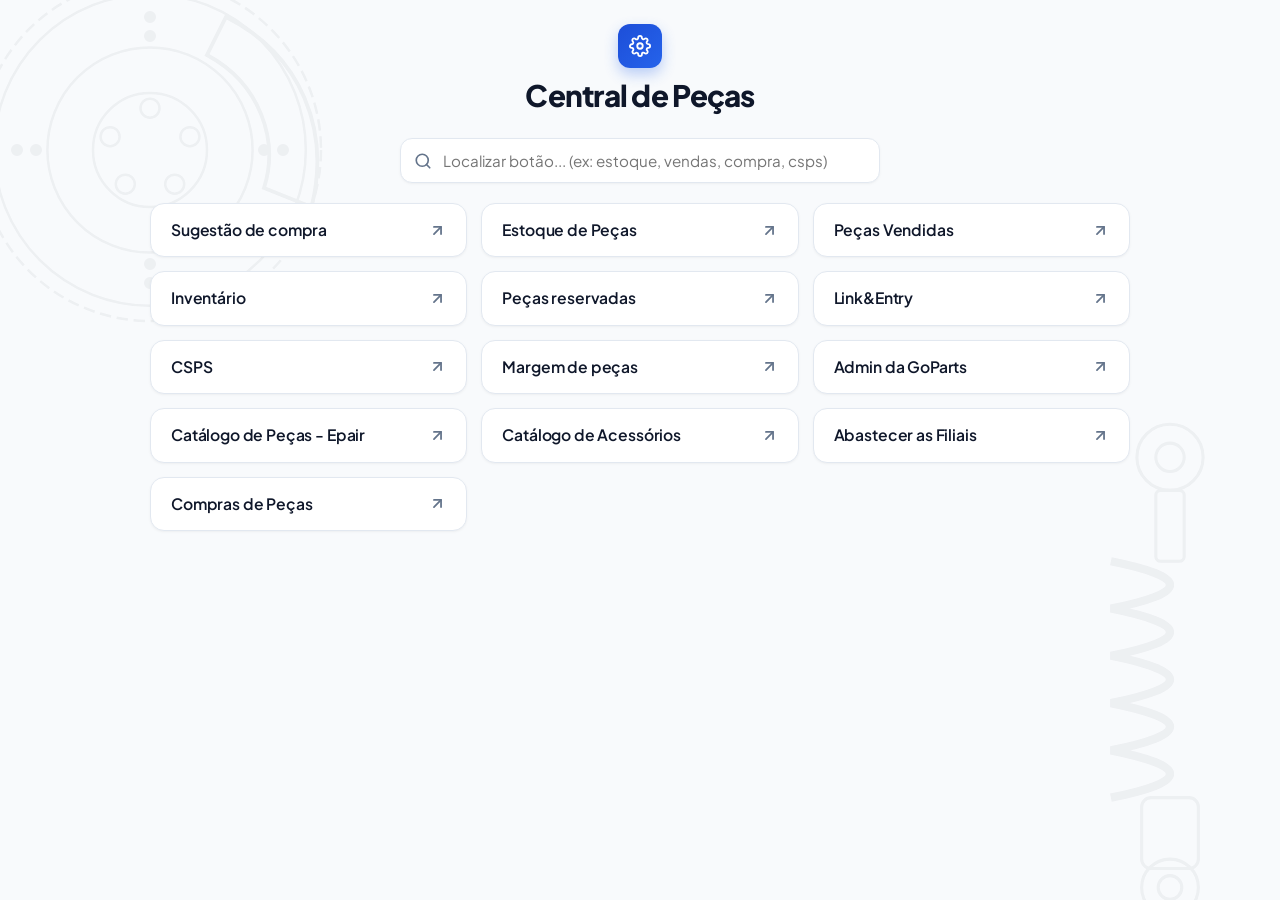
<file: index.html>
<!DOCTYPE html>
<html lang="pt-BR">
<head>
  <meta charset="UTF-8">
  <meta name="viewport" content="width=device-width, initial-scale=1.0">
  <title>Central de Peças</title>
  <!-- Favicon Técnico Automotivo Embutido -->
  <link rel="icon" type="image/svg+xml" href="data:image/svg+xml,%3Csvg xmlns='http://www.w3.org/2000/svg' viewBox='0 0 24 24' fill='%232563eb'%3E%3Ccircle cx='12' cy='12' r='3' fill='white'/%3E%3Cpath d='M19.4 15a1.65 1.65 0 0 0 .33 1.82l.06.06a2 2 0 0 1 0 2.83 2 2 0 0 1-2.83 0l-.06-.06a1.65 1.65 0 0 0-1.82-.33 1.65 1.65 0 0 0-1 1.51V21a2 2 0 0 1-2 2 2 2 0 0 1-2-2v-.09A1.65 1.65 0 0 0 9 19.4a1.65 1.65 0 0 0-1.82.33l-.06.06a2 2 0 0 1-2.83 0 2 2 0 0 1 0-2.83l.06-.06a1.65 1.65 0 0 0 .33-1.82 1.65 1.65 0 0 0-1.51-1H3a2 2 0 0 1-2-2 2 2 0 0 1 2-2h.09A1.65 1.65 0 0 0 4.6 9a1.65 1.65 0 0 0-.33-1.82l-.06-.06a2 2 0 0 1 0-2.83 2 2 0 0 1 2.83 0l.06.06a1.65 1.65 0 0 0 1.82.33H9a1.65 1.65 0 0 0 1-1.51V3a2 2 0 0 1 2-2 2 2 0 0 1 2 2v.09a1.65 1.65 0 0 0 1 1.51 1.65 1.65 0 0 0 1.82-.33l.06-.06a2 2 0 0 1 2.83 0 2 2 0 0 1 0 2.83l-.06.06a1.65 1.65 0 0 0-.33 1.82V9a1.65 1.65 0 0 0 1.51 1H21a2 2 0 0 1 2 2 2 2 0 0 1-2 2h-.09a1.65 1.65 0 0 0-1.51 1z'/%3E%3C/svg%3E">
  <link rel="preconnect" href="https://fonts.googleapis.com">
  <link rel="preconnect" href="https://fonts.gstatic.com" crossorigin>
  <link href="https://fonts.googleapis.com/css2?family=Plus+Jakarta+Sans:wght@500;600;700;800&display=swap" rel="stylesheet">
  <link rel="stylesheet" href="style.css">
</head>
<body>

  <!-- Desenhos Técnicos de Peças em Marca d'Água Suave no Fundo -->
  <!-- Peça 1: Disco de Freio Ventilado com Pinça -->
  <svg class="bg-piece piece-rotor" viewBox="0 0 200 200" fill="none" stroke="currentColor">
    <circle cx="100" cy="100" r="90" stroke-dasharray="6 3"/>
    <circle cx="100" cy="100" r="82"/>
    <circle cx="100" cy="100" r="54"/>
    <circle cx="100" cy="100" r="30"/>
    <circle cx="100" cy="30" r="2.5" fill="currentColor"/>
    <circle cx="100" cy="40" r="2.5" fill="currentColor"/>
    <circle cx="100" cy="160" r="2.5" fill="currentColor"/>
    <circle cx="100" cy="170" r="2.5" fill="currentColor"/>
    <circle cx="30" cy="100" r="2.5" fill="currentColor"/>
    <circle cx="40" cy="100" r="2.5" fill="currentColor"/>
    <circle cx="160" cy="100" r="2.5" fill="currentColor"/>
    <circle cx="170" cy="100" r="2.5" fill="currentColor"/>
    <circle cx="100" cy="78" r="5"/>
    <circle cx="121" cy="93" r="5"/>
    <circle cx="113" cy="118" r="5"/>
    <circle cx="87" cy="118" r="5"/>
    <circle cx="79" cy="93" r="5"/>
    <path d="M140 30 C180 50, 195 90, 185 130 L160 120 C168 95, 158 65, 130 50 Z" stroke-width="2"/>
  </svg>

  <!-- Peça 2: Amortecedor com Mola Helicoidal -->
  <svg class="bg-piece piece-coilover" viewBox="0 0 100 220" fill="none" stroke="currentColor">
    <circle cx="50" cy="20" r="14"/>
    <circle cx="50" cy="20" r="6"/>
    <rect x="44" y="34" width="12" height="30" rx="2"/>
    <path d="M25 64 Q75 74 25 84 Q75 94 25 104 Q75 114 25 124 Q75 134 25 144 Q75 154 25 164" stroke-width="3.5"/>
    <rect x="38" y="164" width="24" height="30" rx="4"/>
    <circle cx="50" cy="202" r="12"/>
    <circle cx="50" cy="202" r="5"/>
  </svg>

  <main class="container">
    
    <!-- Cabeçalho Limpo, Moderno e Direto -->
    <header class="header">
      <div class="header-icon">
        <svg viewBox="0 0 24 24" fill="none" stroke="currentColor" stroke-width="2" stroke-linecap="round" stroke-linejoin="round">
          <circle cx="12" cy="12" r="3"/>
          <path d="M19.4 15a1.65 1.65 0 0 0 .33 1.82l.06.06a2 2 0 0 1 0 2.83 2 2 0 0 1-2.83 0l-.06-.06a1.65 1.65 0 0 0-1.82-.33 1.65 1.65 0 0 0-1 1.51V21a2 2 0 0 1-2 2 2 2 0 0 1-2-2v-.09A1.65 1.65 0 0 0 9 19.4a1.65 1.65 0 0 0-1.82.33l-.06.06a2 2 0 0 1-2.83 0 2 2 0 0 1 0-2.83l.06-.06a1.65 1.65 0 0 0 .33-1.82 1.65 1.65 0 0 0-1.51-1H3a2 2 0 0 1-2-2 2 2 0 0 1 2-2h.09A1.65 1.65 0 0 0 4.6 9a1.65 1.65 0 0 0-.33-1.82l-.06-.06a2 2 0 0 1 0-2.83 2 2 0 0 1 2.83 0l.06.06a1.65 1.65 0 0 0 1.82.33H9a1.65 1.65 0 0 0 1-1.51V3a2 2 0 0 1 2-2 2 2 0 0 1 2 2v.09a1.65 1.65 0 0 0 1 1.51 1.65 1.65 0 0 0 1.82-.33l.06-.06a2 2 0 0 1 2.83 0 2 2 0 0 1 0 2.83l-.06.06a1.65 1.65 0 0 0-.33 1.82V9a1.65 1.65 0 0 0 1.51 1H21a2 2 0 0 1 2 2 2 2 0 0 1-2 2h-.09a1.65 1.65 0 0 0-1.51 1z"/>
        </svg>
      </div>
      <h1>Central de Peças</h1>
    </header>

    <!-- Campo de Localizar Rápido -->
    <div class="search-container">
      <div class="search-box">
        <svg class="search-icon" viewBox="0 0 24 24" fill="none" stroke="currentColor" stroke-width="2.2" stroke-linecap="round" stroke-linejoin="round">
          <circle cx="11" cy="11" r="8"/>
          <line x1="21" y1="21" x2="16.65" y2="16.65"/>
        </svg>
        <input type="text" id="searchInput" placeholder="Localizar botão... (ex: estoque, vendas, compra, csps)" autocomplete="off">
        <button id="clearSearchBtn" class="clear-btn" title="Limpar busca" aria-label="Limpar busca">&times;</button>
      </div>
    </div>

    <!-- Grade de Botões (Apenas Nome + Seta, sem ícones) -->
    <section class="buttons-grid" id="buttonsGrid">
      <!-- Inserido dinamicamente pelo app.js -->
    </section>

    <!-- Mensagem quando não encontrar nenhum botão -->
    <div id="noResults" class="no-results" style="display: none;">
      Nenhum botão encontrado.
    </div>

  </main>

  <script src="app.js"></script>
</body>
</html>
</file>
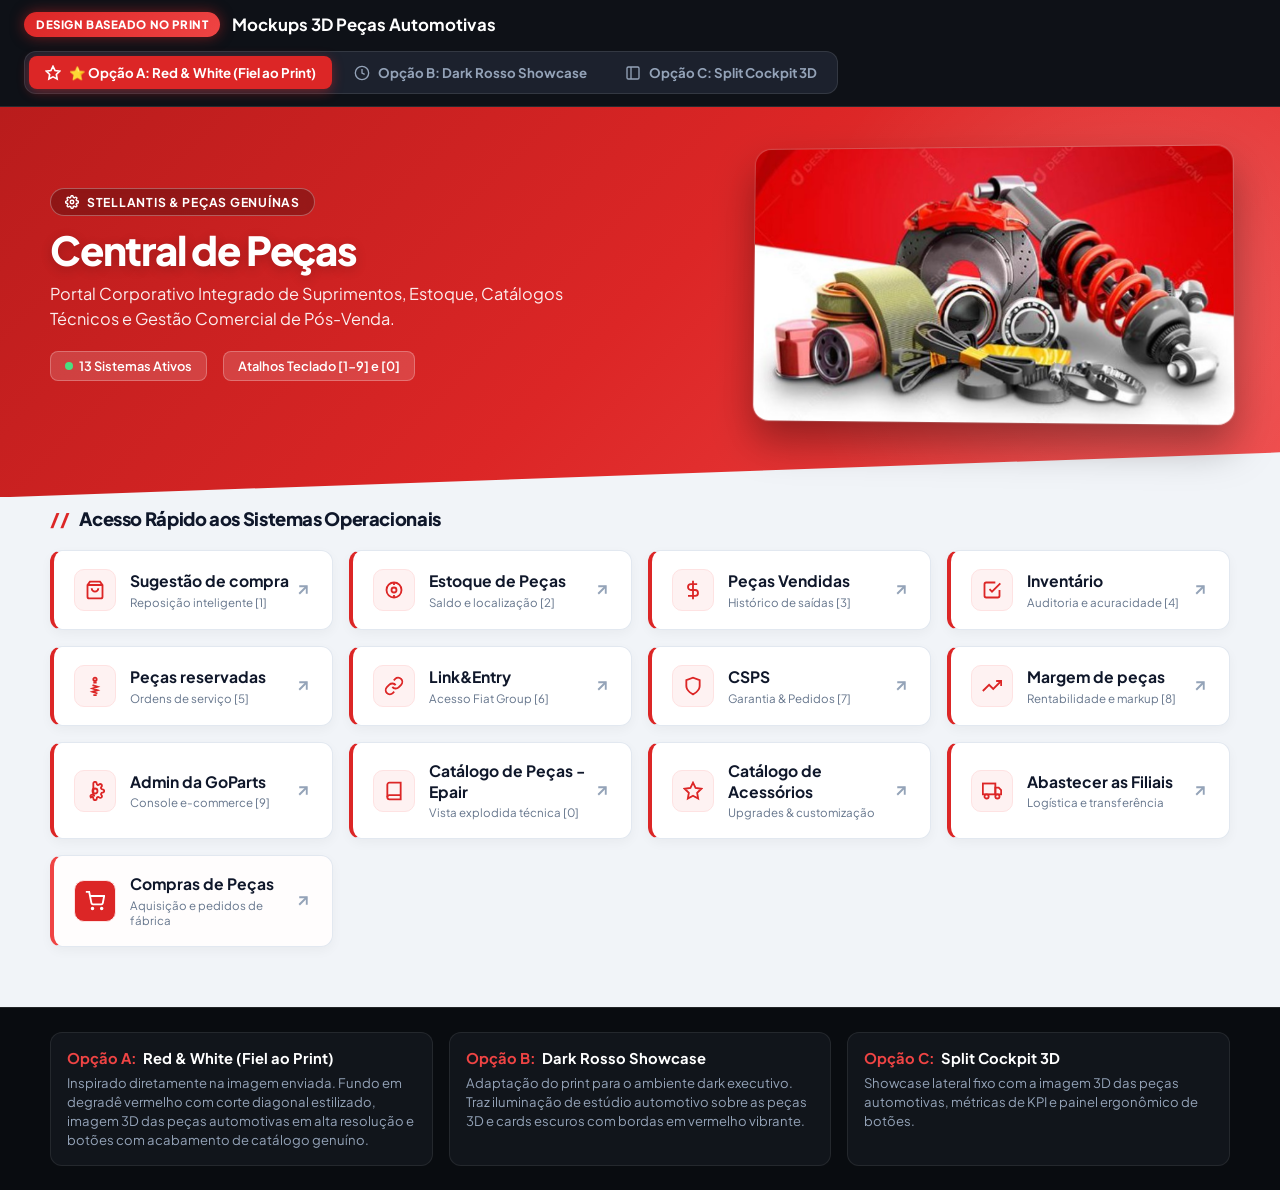
<file: preview_mockups.html>
<!DOCTYPE html>
<html lang="pt-BR">
<head>
  <meta charset="UTF-8">
  <meta name="viewport" content="width=device-width, initial-scale=1.0">
  <title>Mockups Estilo Peças 3D - Central de Peças</title>
  <link rel="preconnect" href="https://fonts.googleapis.com">
  <link rel="preconnect" href="https://fonts.gstatic.com" crossorigin>
  <link href="https://fonts.googleapis.com/css2?family=Plus+Jakarta+Sans:wght@400;500;600;700;800;900&family=Space+Grotesk:wght@600;700&family=JetBrains+Mono:wght@500;600&display=swap" rel="stylesheet">
  <style>
    /* Reset & Base */
    *, *::before, *::after {
      box-sizing: border-box;
      margin: 0;
      padding: 0;
    }

    body {
      font-family: 'Plus Jakarta Sans', -apple-system, BlinkMacSystemFont, sans-serif;
      background: #0f1218;
      color: #1e293b;
      min-height: 100vh;
      display: flex;
      flex-direction: column;
      overflow-x: hidden;
    }

    /* Barra Superior Fixa de Alternância dos Mockups */
    .mockup-controller {
      position: sticky;
      top: 0;
      z-index: 1000;
      background: rgba(15, 18, 24, 0.95);
      backdrop-filter: blur(16px);
      border-bottom: 1px solid rgba(255, 255, 255, 0.1);
      padding: 12px 24px;
      display: flex;
      flex-wrap: wrap;
      align-items: center;
      justify-content: space-between;
      gap: 14px;
    }

    .controller-title {
      display: flex;
      align-items: center;
      gap: 12px;
    }

    .badge-style-tag {
      background: linear-gradient(135deg, #dc2626, #ef4444);
      color: #ffffff;
      font-size: 0.72rem;
      font-weight: 800;
      letter-spacing: 0.05em;
      text-transform: uppercase;
      padding: 5px 12px;
      border-radius: 20px;
      box-shadow: 0 0 14px rgba(220, 38, 38, 0.5);
    }

    .controller-title h2 {
      font-size: 1.05rem;
      font-weight: 700;
      color: #ffffff;
    }

    .tab-pills {
      display: flex;
      background: rgba(30, 36, 48, 0.9);
      padding: 4px;
      border-radius: 12px;
      border: 1px solid rgba(255, 255, 255, 0.1);
      gap: 6px;
      flex-wrap: wrap;
    }

    .tab-btn {
      background: transparent;
      border: none;
      color: #94a3b8;
      padding: 8px 16px;
      font-size: 0.83rem;
      font-weight: 700;
      border-radius: 8px;
      cursor: pointer;
      transition: all 0.2s ease;
      display: flex;
      align-items: center;
      gap: 8px;
      font-family: inherit;
    }

    .tab-btn:hover {
      color: #ffffff;
      background: rgba(255, 255, 255, 0.06);
    }

    .tab-btn.active {
      background: #dc2626;
      color: #ffffff;
      box-shadow: 0 3px 12px rgba(220, 38, 38, 0.45);
    }

    .tab-btn.btn-dark-active.active {
      background: #1e293b;
      border: 1px solid #dc2626;
      box-shadow: 0 3px 12px rgba(220, 38, 38, 0.3);
    }

    /* Container de visualização */
    .mockup-viewport {
      flex: 1;
      position: relative;
    }

    .mockup-view {
      display: none;
      opacity: 0;
      transition: opacity 0.3s ease;
      min-height: calc(100vh - 65px);
    }

    .mockup-view.active {
      display: block;
      opacity: 1;
    }

    /* ====================================================================
       OPÇÃO A: MOPAR RED & WHITE SHOWCASE (Inspirado 100% no print)
       ==================================================================== */
    .mA-wrapper {
      background: #f1f4f8;
      color: #0f172a;
      position: relative;
      overflow: hidden;
      padding-bottom: 60px;
    }

    /* Banner Superior com o corte diagonal do print */
    .mA-hero-banner {
      background: linear-gradient(135deg, #b91c1c 0%, #dc2626 50%, #ef4444 100%);
      position: relative;
      padding: 40px 24px 75px;
      color: #ffffff;
      overflow: hidden;
    }

    /* Linhas decorativas do print */
    .mA-hero-banner::before {
      content: "";
      position: absolute;
      top: -50%;
      right: -20%;
      width: 800px;
      height: 800px;
      border-radius: 50%;
      background: radial-gradient(circle, rgba(255, 255, 255, 0.15) 0%, transparent 60%);
      pointer-events: none;
    }

    /* Corte diagonal moderno separando o header do grid */
    .mA-hero-banner::after {
      content: "";
      position: absolute;
      bottom: 0;
      left: 0;
      right: 0;
      height: 45px;
      background: #f1f4f8;
      clip-path: polygon(0 100%, 100% 100%, 100% 0, 0 100%);
    }

    .mA-container {
      max-width: 1180px;
      margin: 0 auto;
      position: relative;
      z-index: 10;
    }

    .mA-hero-content {
      display: flex;
      align-items: center;
      justify-content: space-between;
      gap: 30px;
      flex-wrap: wrap;
    }

    .mA-hero-text {
      max-width: 580px;
    }

    .mA-brand-pill {
      display: inline-flex;
      align-items: center;
      gap: 8px;
      background: rgba(0, 0, 0, 0.25);
      border: 1px solid rgba(255, 255, 255, 0.3);
      padding: 5px 14px;
      border-radius: 100px;
      font-size: 0.76rem;
      font-weight: 700;
      letter-spacing: 0.06em;
      text-transform: uppercase;
      margin-bottom: 12px;
      backdrop-filter: blur(8px);
    }

    .mA-hero-text h1 {
      font-size: 2.5rem;
      font-weight: 900;
      line-height: 1.1;
      letter-spacing: -0.03em;
      text-shadow: 0 3px 12px rgba(0, 0, 0, 0.2);
    }

    .mA-hero-text p {
      font-size: 1.02rem;
      color: rgba(255, 255, 255, 0.92);
      margin-top: 10px;
      line-height: 1.5;
    }

    .mA-hero-badges {
      display: flex;
      gap: 16px;
      margin-top: 20px;
    }

    .mA-badge-item {
      background: rgba(255, 255, 255, 0.15);
      border: 1px solid rgba(255, 255, 255, 0.25);
      padding: 6px 14px;
      border-radius: 8px;
      font-size: 0.8rem;
      font-weight: 600;
      display: flex;
      align-items: center;
      gap: 6px;
    }

    /* Showcase da imagem 3D das peças */
    .mA-hero-image-wrap {
      flex: 1;
      min-width: 320px;
      max-width: 480px;
      display: flex;
      justify-content: center;
      align-items: center;
      position: relative;
    }

    .mA-hero-image-wrap img {
      width: 100%;
      height: auto;
      border-radius: 16px;
      box-shadow: 0 20px 40px rgba(0, 0, 0, 0.35), 0 0 0 1px rgba(255, 255, 255, 0.2);
      transform: perspective(1000px) rotateY(-4deg) rotateX(2deg);
      transition: transform 0.4s ease;
    }

    .mA-hero-image-wrap:hover img {
      transform: perspective(1000px) rotateY(0deg) rotateX(0deg) scale(1.02);
    }

    /* Grid de Botões Estilo Peças Genuínas */
    .mA-grid-section {
      margin-top: 10px;
      padding: 0 24px;
    }

    .mA-section-header {
      display: flex;
      justify-content: space-between;
      align-items: center;
      margin-bottom: 20px;
    }

    .mA-section-header h3 {
      font-size: 1.15rem;
      font-weight: 800;
      color: #0f172a;
      letter-spacing: -0.02em;
      display: flex;
      align-items: center;
      gap: 10px;
    }

    .mA-section-header h3 span {
      color: #dc2626;
    }

    .mA-grid {
      display: grid;
      grid-template-columns: repeat(auto-fill, minmax(270px, 1fr));
      gap: 16px;
    }

    .mA-card {
      background: #ffffff;
      border: 1px solid #e2e8f0;
      border-left: 4px solid #dc2626;
      border-radius: 12px;
      padding: 18px 20px;
      text-decoration: none;
      color: #0f172a;
      display: flex;
      align-items: center;
      justify-content: space-between;
      box-shadow: 0 4px 12px rgba(0, 0, 0, 0.04);
      transition: all 0.25s cubic-bezier(0.16, 1, 0.3, 1);
      position: relative;
      overflow: hidden;
    }

    .mA-card:hover {
      transform: translateY(-4px);
      box-shadow: 0 14px 28px rgba(220, 38, 38, 0.12), 0 2px 6px rgba(0, 0, 0, 0.04);
      border-color: #dc2626;
      background: #fffafa;
    }

    .mA-card-left {
      display: flex;
      align-items: center;
      gap: 14px;
    }

    .mA-icon-circle {
      width: 42px;
      height: 42px;
      border-radius: 10px;
      background: #fef2f2;
      border: 1px solid #fee2e2;
      color: #dc2626;
      display: flex;
      align-items: center;
      justify-content: center;
      flex-shrink: 0;
      transition: all 0.2s ease;
    }

    .mA-card:hover .mA-icon-circle {
      background: #dc2626;
      color: #ffffff;
      box-shadow: 0 0 12px rgba(220, 38, 38, 0.4);
    }

    .mA-card-title {
      font-size: 0.98rem;
      font-weight: 700;
      color: #0f172a;
      line-height: 1.3;
    }

    .mA-card-desc {
      font-size: 0.72rem;
      color: #64748b;
      margin-top: 3px;
    }

    .mA-card-arrow {
      color: #94a3b8;
      width: 18px;
      height: 18px;
      transition: all 0.2s ease;
      flex-shrink: 0;
    }

    .mA-card:hover .mA-card-arrow {
      color: #dc2626;
      transform: translateX(3px) translateY(-3px);
    }

    /* ====================================================================
       OPÇÃO B: DARK ROSSO CARBON SHOWCASE (Estilo Escuro de Alto Luxo)
       ==================================================================== */
    .mB-wrapper {
      background: #090c10;
      color: #f1f5f9;
      position: relative;
      overflow: hidden;
      padding: 40px 24px 60px;
    }

    .mB-wrapper::before {
      content: "";
      position: absolute;
      top: 0;
      left: 0;
      right: 0;
      height: 380px;
      background: radial-gradient(circle at 50% 0%, rgba(220, 38, 38, 0.25) 0%, transparent 70%);
      pointer-events: none;
    }

    .mB-container {
      max-width: 1180px;
      margin: 0 auto;
      position: relative;
      z-index: 10;
    }

    .mB-hero-card {
      background: linear-gradient(135deg, rgba(26, 32, 44, 0.95), rgba(15, 19, 26, 0.95));
      border: 1px solid rgba(220, 38, 38, 0.35);
      border-radius: 20px;
      padding: 36px 40px;
      display: flex;
      align-items: center;
      justify-content: space-between;
      gap: 30px;
      box-shadow: 0 20px 50px rgba(0, 0, 0, 0.5), 0 0 30px rgba(220, 38, 38, 0.15);
      margin-bottom: 36px;
      flex-wrap: wrap;
    }

    .mB-hero-info h1 {
      font-size: 2.4rem;
      font-weight: 900;
      color: #ffffff;
      letter-spacing: -0.02em;
    }

    .mB-hero-info p {
      color: #94a3b8;
      font-size: 0.95rem;
      margin-top: 8px;
      max-width: 520px;
    }

    .mB-image-box {
      width: 360px;
      max-width: 100%;
      border-radius: 14px;
      overflow: hidden;
      border: 1px solid rgba(255, 255, 255, 0.15);
      box-shadow: 0 10px 30px rgba(0, 0, 0, 0.6);
    }

    .mB-image-box img {
      width: 100%;
      display: block;
    }

    .mB-grid {
      display: grid;
      grid-template-columns: repeat(auto-fill, minmax(270px, 1fr));
      gap: 16px;
    }

    .mB-card {
      background: #141922;
      border: 1px solid rgba(255, 255, 255, 0.08);
      border-radius: 12px;
      padding: 18px 20px;
      text-decoration: none;
      color: #ffffff;
      display: flex;
      align-items: center;
      justify-content: space-between;
      transition: all 0.25s ease;
      box-shadow: 0 4px 15px rgba(0, 0, 0, 0.3);
    }

    .mB-card:hover {
      background: #1c2330;
      border-color: #dc2626;
      transform: translateY(-3px);
      box-shadow: 0 10px 25px rgba(220, 38, 38, 0.2);
    }

    .mB-card-title {
      font-size: 0.96rem;
      font-weight: 700;
      color: #ffffff;
    }

    .mB-card-sub {
      font-size: 0.72rem;
      color: #94a3b8;
      margin-top: 2px;
    }

    .mB-badge-shortcut {
      font-family: 'JetBrains Mono', monospace;
      font-size: 0.7rem;
      background: rgba(220, 38, 38, 0.15);
      border: 1px solid rgba(220, 38, 38, 0.3);
      color: #f87171;
      padding: 3px 8px;
      border-radius: 6px;
      font-weight: 700;
    }

    /* ====================================================================
       OPÇÃO C: SPLIT COCKPIT 3D (Showcase com Destaque Lateral Fixo)
       ==================================================================== */
    .mC-wrapper {
      background: #0d1117;
      color: #f0f6fc;
      padding: 40px 24px;
    }

    .mC-container {
      max-width: 1220px;
      margin: 0 auto;
      display: grid;
      grid-template-columns: 360px 1fr;
      gap: 30px;
    }

    @media (max-width: 900px) {
      .mC-container {
        grid-template-columns: 1fr;
      }
    }

    .mC-sidebar {
      background: #161b22;
      border: 1px solid #30363d;
      border-radius: 20px;
      padding: 28px;
      display: flex;
      flex-direction: column;
      gap: 24px;
      position: sticky;
      top: 90px;
      height: fit-content;
    }

    .mC-sidebar-img {
      width: 100%;
      border-radius: 12px;
      border: 1px solid #30363d;
      box-shadow: 0 8px 24px rgba(0, 0, 0, 0.4);
    }

    .mC-sidebar-info h2 {
      font-size: 1.6rem;
      font-weight: 800;
      color: #ffffff;
    }

    .mC-sidebar-info p {
      font-size: 0.85rem;
      color: #8b949e;
      margin-top: 6px;
      line-height: 1.5;
    }

    .mC-kpi-row {
      display: grid;
      grid-template-columns: 1fr 1fr;
      gap: 12px;
    }

    .mC-kpi-item {
      background: #0d1117;
      border: 1px solid #30363d;
      border-radius: 10px;
      padding: 12px;
      text-align: center;
    }

    .mC-kpi-num {
      font-size: 1.3rem;
      font-weight: 800;
      color: #ef4444;
    }

    .mC-kpi-label {
      font-size: 0.7rem;
      color: #8b949e;
      text-transform: uppercase;
    }

    .mC-grid {
      display: grid;
      grid-template-columns: repeat(auto-fill, minmax(260px, 1fr));
      gap: 14px;
    }

    .mC-card {
      background: #161b22;
      border: 1px solid #30363d;
      border-radius: 12px;
      padding: 18px;
      text-decoration: none;
      color: #f0f6fc;
      display: flex;
      align-items: center;
      justify-content: space-between;
      transition: all 0.2s ease;
    }

    .mC-card:hover {
      background: #1c2128;
      border-color: #ef4444;
      transform: translateX(4px);
    }

    .mC-card-name {
      font-size: 0.96rem;
      font-weight: 700;
    }

    .mC-card-tag {
      font-size: 0.7rem;
      color: #8b949e;
    }

    /* Rodapé explicativo */
    .comparison-drawer {
      background: #090c10;
      border-top: 1px solid rgba(255, 255, 255, 0.1);
      padding: 24px;
      color: #94a3b8;
    }

    .drawer-content {
      max-width: 1180px;
      margin: 0 auto;
      display: grid;
      grid-template-columns: repeat(auto-fit, minmax(260px, 1fr));
      gap: 16px;
    }

    .drawer-box {
      background: rgba(22, 27, 34, 0.7);
      border: 1px solid rgba(255, 255, 255, 0.08);
      border-radius: 12px;
      padding: 16px;
    }

    .drawer-box h4 {
      color: #ffffff;
      font-size: 0.92rem;
      margin-bottom: 6px;
      display: flex;
      align-items: center;
      gap: 6px;
    }

    .drawer-box p {
      font-size: 0.82rem;
      line-height: 1.45;
    }

    .highlight-red {
      color: #ef4444;
      font-weight: 700;
    }
  </style>
</head>
<body>

  <!-- Barra de Seleção de Mockups -->
  <header class="mockup-controller">
    <div class="controller-title">
      <span class="badge-style-tag">Design Baseado no Print</span>
      <h2>Mockups 3D Peças Automotivas</h2>
    </div>

    <div class="tab-pills">
      <button class="tab-btn active" onclick="switchMockup('A')">
        <svg width="16" height="16" viewBox="0 0 24 24" fill="none" stroke="currentColor" stroke-width="2.5"><polygon points="12 2 15.09 8.26 22 9.27 17 14.14 18.18 21.02 12 17.77 5.82 21.02 7 14.14 2 9.27 8.91 8.26 12 2"/></svg>
        ⭐ Opção A: Red & White (Fiel ao Print)
      </button>
      <button class="tab-btn" onclick="switchMockup('B')">
        <svg width="16" height="16" viewBox="0 0 24 24" fill="none" stroke="currentColor" stroke-width="2"><circle cx="12" cy="12" r="10"/><path d="M12 6v6l4 2"/></svg>
        Opção B: Dark Rosso Showcase
      </button>
      <button class="tab-btn" onclick="switchMockup('C')">
        <svg width="16" height="16" viewBox="0 0 24 24" fill="none" stroke="currentColor" stroke-width="2"><rect x="3" y="3" width="18" height="18" rx="2"/><line x1="9" y1="3" x2="9" y2="21"/></svg>
        Opção C: Split Cockpit 3D
      </button>
    </div>
  </header>

  <main class="mockup-viewport">

    <!-- ================================================================== -->
    <!-- OPÇÃO A: RED & WHITE SHOWCASE (ESTILO EXATO DO PRINT)              -->
    <!-- ================================================================== -->
    <div id="mockupA" class="mockup-view mA-wrapper active">
      
      <!-- Top Banner com Corte Diagonal e Imagem 3D das Peças -->
      <section class="mA-hero-banner">
        <div class="mA-container">
          <div class="mA-hero-content">
            <div class="mA-hero-text">
              <div class="mA-brand-pill">
                <svg width="14" height="14" viewBox="0 0 24 24" fill="none" stroke="currentColor" stroke-width="2.5"><circle cx="12" cy="12" r="3"/><path d="M19.4 15a1.65 1.65 0 0 0 .33 1.82l.06.06a2 2 0 0 1 0 2.83 2 2 0 0 1-2.83 0l-.06-.06a1.65 1.65 0 0 0-1.82-.33 1.65 1.65 0 0 0-1 1.51V21a2 2 0 0 1-2 2 2 2 0 0 1-2-2v-.09A1.65 1.65 0 0 0 9 19.4a1.65 1.65 0 0 0-1.82.33l-.06.06a2 2 0 0 1-2.83 0 2 2 0 0 1 0-2.83l.06-.06a1.65 1.65 0 0 0 .33-1.82 1.65 1.65 0 0 0-1.51-1H3a2 2 0 0 1-2-2 2 2 0 0 1 2-2h.09A1.65 1.65 0 0 0 4.6 9a1.65 1.65 0 0 0-.33-1.82l-.06-.06a2 2 0 0 1 0-2.83 2 2 0 0 1 2.83 0l.06.06a1.65 1.65 0 0 0 1.82.33H9a1.65 1.65 0 0 0 1-1.51V3a2 2 0 0 1 2-2 2 2 0 0 1 2 2v.09a1.65 1.65 0 0 0 1 1.51 1.65 1.65 0 0 0 1.82-.33l.06-.06a2 2 0 0 1 2.83 0 2 2 0 0 1 0 2.83l-.06.06a1.65 1.65 0 0 0-.33 1.82V9a1.65 1.65 0 0 0 1.51 1H21a2 2 0 0 1 2 2 2 2 0 0 1-2 2h-.09a1.65 1.65 0 0 0-1.51 1z"/></svg>
                Stellantis & Peças Genuínas
              </div>
              <h1>Central de Peças</h1>
              <p>Portal Corporativo Integrado de Suprimentos, Estoque, Catálogos Técnicos e Gestão Comercial de Pós-Venda.</p>
              
              <div class="mA-hero-badges">
                <div class="mA-badge-item">
                  <span style="display:inline-block; width:8px; height:8px; border-radius:50%; background:#4ade80;"></span>
                  13 Sistemas Ativos
                </div>
                <div class="mA-badge-item">
                  Atalhos Teclado [1-9] e [0]
                </div>
              </div>
            </div>

            <!-- Imagem 3D das Peças Automotivas -->
            <div class="mA-hero-image-wrap">
              <img src="banner_pecas.jpg" alt="Composição 3D de Peças Automotivas">
            </div>
          </div>
        </div>
      </section>

      <!-- Grade dos 13 Botões em Cards de Catálogo Genuíno -->
      <section class="mA-grid-section">
        <div class="mA-container">
          <div class="mA-section-header">
            <h3><span>//</span> Acesso Rápido aos Sistemas Operacionais</h3>
          </div>

          <div class="mA-grid">
            
            <!-- 1. Sugestão de Compra -->
            <a href="https://sugestaodecompra-sm.web.app/" target="_blank" class="mA-card">
              <div class="mA-card-left">
                <div class="mA-icon-circle">
                  <svg width="20" height="20" viewBox="0 0 24 24" fill="none" stroke="currentColor" stroke-width="2.2"><path d="M6 2L3 6v14a2 2 0 0 0 2 2h14a2 2 0 0 0 2-2V6l-3-4z"/><line x1="3" y1="6" x2="21" y2="6"/><path d="M16 10a4 4 0 0 1-8 0"/></svg>
                </div>
                <div>
                  <div class="mA-card-title">Sugestão de compra</div>
                  <div class="mA-card-desc">Reposição inteligente [1]</div>
                </div>
              </div>
              <svg class="mA-card-arrow" viewBox="0 0 24 24" fill="none" stroke="currentColor" stroke-width="2.5"><line x1="7" y1="17" x2="17" y2="7"/><polyline points="7 7 17 7 17 17"/></svg>
            </a>

            <!-- 2. Estoque de Peças -->
            <a href="https://albertomateus10.github.io/estoquedepecas/" target="_blank" class="mA-card">
              <div class="mA-card-left">
                <div class="mA-icon-circle">
                  <!-- Ícone de Disco de Freio / Armazenamento -->
                  <svg width="20" height="20" viewBox="0 0 24 24" fill="none" stroke="currentColor" stroke-width="2.2"><circle cx="12" cy="12" r="9"/><circle cx="12" cy="12" r="3"/><line x1="12" y1="3" x2="12" y2="6"/><line x1="12" y1="18" x2="12" y2="21"/></svg>
                </div>
                <div>
                  <div class="mA-card-title">Estoque de Peças</div>
                  <div class="mA-card-desc">Saldo e localização [2]</div>
                </div>
              </div>
              <svg class="mA-card-arrow" viewBox="0 0 24 24" fill="none" stroke="currentColor" stroke-width="2.5"><line x1="7" y1="17" x2="17" y2="7"/><polyline points="7 7 17 7 17 17"/></svg>
            </a>

            <!-- 3. Peças Vendidas -->
            <a href="https://albertomateus10.github.io/pecasvendidas/" target="_blank" class="mA-card">
              <div class="mA-card-left">
                <div class="mA-icon-circle">
                  <svg width="20" height="20" viewBox="0 0 24 24" fill="none" stroke="currentColor" stroke-width="2.2"><line x1="12" y1="1" x2="12" y2="23"/><path d="M17 5H9.5a3.5 3.5 0 0 0 0 7h5a3.5 3.5 0 0 1 0 7H6"/></svg>
                </div>
                <div>
                  <div class="mA-card-title">Peças Vendidas</div>
                  <div class="mA-card-desc">Histórico de saídas [3]</div>
                </div>
              </div>
              <svg class="mA-card-arrow" viewBox="0 0 24 24" fill="none" stroke="currentColor" stroke-width="2.5"><line x1="7" y1="17" x2="17" y2="7"/><polyline points="7 7 17 7 17 17"/></svg>
            </a>

            <!-- 4. Inventário -->
            <a href="https://albertomateus10.github.io/inventario/" target="_blank" class="mA-card">
              <div class="mA-card-left">
                <div class="mA-icon-circle">
                  <svg width="20" height="20" viewBox="0 0 24 24" fill="none" stroke="currentColor" stroke-width="2.2"><path d="M9 11l3 3L22 4"/><path d="M21 12v7a2 2 0 0 1-2 2H5a2 2 0 0 1-2-2V5a2 2 0 0 1 2-2h11"/></svg>
                </div>
                <div>
                  <div class="mA-card-title">Inventário</div>
                  <div class="mA-card-desc">Auditoria e acuracidade [4]</div>
                </div>
              </div>
              <svg class="mA-card-arrow" viewBox="0 0 24 24" fill="none" stroke="currentColor" stroke-width="2.5"><line x1="7" y1="17" x2="17" y2="7"/><polyline points="7 7 17 7 17 17"/></svg>
            </a>

            <!-- 5. Peças reservadas -->
            <a href="https://albertomateus10.github.io/pecasreservadas/" target="_blank" class="mA-card">
              <div class="mA-card-left">
                <div class="mA-icon-circle">
                  <!-- Amortecedor / Suspensão -->
                  <svg width="20" height="20" viewBox="0 0 24 24" fill="none" stroke="currentColor" stroke-width="2.2"><circle cx="12" cy="4" r="2"/><path d="M10 8h4M9 11l6 2-6 2 6 2-6 2 6 2M10 23h4"/></svg>
                </div>
                <div>
                  <div class="mA-card-title">Peças reservadas</div>
                  <div class="mA-card-desc">Ordens de serviço [5]</div>
                </div>
              </div>
              <svg class="mA-card-arrow" viewBox="0 0 24 24" fill="none" stroke="currentColor" stroke-width="2.5"><line x1="7" y1="17" x2="17" y2="7"/><polyline points="7 7 17 7 17 17"/></svg>
            </a>

            <!-- 6. Link&Entry -->
            <a href="https://sts.fiatgroup.com/adfs/ls/?wa=wsignin1.0&wtrealm=https%3a%2f%2fuprssaml.fiat.com&wctx=rm%3d0%26id%3dpassive%26ru%3d%252ffiat%252fDefault.aspx%253ftarget%253dhttps%25253A%25252F%25252Flinkentry.fiat.com%2526debug%253d0&wct=2026-07-31T13%3a23%3a38Z&whr=http%3a%2f%2fsts.fiatgroup.com%2fadfs%2fservices%2ftrust" target="_blank" class="mA-card">
              <div class="mA-card-left">
                <div class="mA-icon-circle">
                  <svg width="20" height="20" viewBox="0 0 24 24" fill="none" stroke="currentColor" stroke-width="2.2"><path d="M10 13a5 5 0 0 0 7.54.54l3-3a5 5 0 0 0-7.07-7.07l-1.72 1.71"/><path d="M14 11a5 5 0 0 0-7.54-.54l-3 3a5 5 0 0 0 7.07 7.07l1.71-1.71"/></svg>
                </div>
                <div>
                  <div class="mA-card-title">Link&Entry</div>
                  <div class="mA-card-desc">Acesso Fiat Group [6]</div>
                </div>
              </div>
              <svg class="mA-card-arrow" viewBox="0 0 24 24" fill="none" stroke="currentColor" stroke-width="2.5"><line x1="7" y1="17" x2="17" y2="7"/><polyline points="7 7 17 7 17 17"/></svg>
            </a>

            <!-- 7. CSPS -->
            <a href="https://csps.parts.fiat.com/EplusLogin/authenticateUser.do" target="_blank" class="mA-card">
              <div class="mA-card-left">
                <div class="mA-icon-circle">
                  <svg width="20" height="20" viewBox="0 0 24 24" fill="none" stroke="currentColor" stroke-width="2.2"><path d="M12 22s8-4 8-10V5l-8-3-8 3v7c0 6 8 10 8 10z"/></svg>
                </div>
                <div>
                  <div class="mA-card-title">CSPS</div>
                  <div class="mA-card-desc">Garantia & Pedidos [7]</div>
                </div>
              </div>
              <svg class="mA-card-arrow" viewBox="0 0 24 24" fill="none" stroke="currentColor" stroke-width="2.5"><line x1="7" y1="17" x2="17" y2="7"/><polyline points="7 7 17 7 17 17"/></svg>
            </a>

            <!-- 8. Margem de peças -->
            <a href="https://albertomateus10.github.io/calculomargempecas/" target="_blank" class="mA-card">
              <div class="mA-card-left">
                <div class="mA-icon-circle">
                  <svg width="20" height="20" viewBox="0 0 24 24" fill="none" stroke="currentColor" stroke-width="2.2"><polyline points="23 6 13.5 15.5 8.5 10.5 1 18"/><polyline points="17 6 23 6 23 12"/></svg>
                </div>
                <div>
                  <div class="mA-card-title">Margem de peças</div>
                  <div class="mA-card-desc">Rentabilidade e markup [8]</div>
                </div>
              </div>
              <svg class="mA-card-arrow" viewBox="0 0 24 24" fill="none" stroke="currentColor" stroke-width="2.5"><line x1="7" y1="17" x2="17" y2="7"/><polyline points="7 7 17 7 17 17"/></svg>
            </a>

            <!-- 9. Admin GoParts -->
            <a href="https://admin.goparts.com.br/" target="_blank" class="mA-card">
              <div class="mA-card-left">
                <div class="mA-icon-circle">
                  <svg width="20" height="20" viewBox="0 0 24 24" fill="none" stroke="currentColor" stroke-width="2.2"><circle cx="12" cy="12" r="3"/><path d="M19.4 15a1.65 1.65 0 0 0 .33 1.82l.06.06a2 2 0 0 1 0 2.83 2 2 0 0 1-2.83 0l-.06-.06a1.65 1.65 0 0 0-1.82-.33 1.65 1.65 0 0 0-1 1.51V21a2 2 0 0 1-2 2 2 2 0 0 1-2-2v-.09A1.65 1.65 0 0 0 9 19.4a1.65 1.65 0 0 0-1.82.33l-.06.06a2 2 0 0 1 0-2.83 2 2 0 0 1 2.83 0l.06.06a1.65 1.65 0 0 0 1.82.33H9a1.65 1.65 0 0 0 1-1.51V3a2 2 0 0 1 2-2 2 2 0 0 1 2 2v.09a1.65 1.65 0 0 0 1 1.51 1.65 1.65 0 0 0 1.82-.33l.06-.06a2 2 0 0 1 2.83 0 2 2 0 0 1 0 2.83l-.06.06a1.65 1.65 0 0 0-.33 1.82V9a1.65 1.65 0 0 0 1.51 1H21a2 2 0 0 1 2 2 2 2 0 0 1-2 2h-.09a1.65 1.65 0 0 0-1.51 1z"/></svg>
                </div>
                <div>
                  <div class="mA-card-title">Admin da GoParts</div>
                  <div class="mA-card-desc">Console e-commerce [9]</div>
                </div>
              </div>
              <svg class="mA-card-arrow" viewBox="0 0 24 24" fill="none" stroke="currentColor" stroke-width="2.5"><line x1="7" y1="17" x2="17" y2="7"/><polyline points="7 7 17 7 17 17"/></svg>
            </a>

            <!-- 10. Epair -->
            <a href="https://eper-ltm.parts.fiat.com/navi?KEY=STARTUP" target="_blank" class="mA-card">
              <div class="mA-card-left">
                <div class="mA-icon-circle">
                  <svg width="20" height="20" viewBox="0 0 24 24" fill="none" stroke="currentColor" stroke-width="2.2"><path d="M4 19.5A2.5 2.5 0 0 1 6.5 17H20"/><path d="M6.5 2H20v20H6.5A2.5 2.5 0 0 1 4 19.5v-15A2.5 2.5 0 0 1 6.5 2z"/></svg>
                </div>
                <div>
                  <div class="mA-card-title">Catálogo de Peças - Epair</div>
                  <div class="mA-card-desc">Vista explodida técnica [0]</div>
                </div>
              </div>
              <svg class="mA-card-arrow" viewBox="0 0 24 24" fill="none" stroke="currentColor" stroke-width="2.5"><line x1="7" y1="17" x2="17" y2="7"/><polyline points="7 7 17 7 17 17"/></svg>
            </a>

            <!-- 11. Catálogo de Acessórios -->
            <a href="https://catalogodeacessorios-sm.web.app/" target="_blank" class="mA-card">
              <div class="mA-card-left">
                <div class="mA-icon-circle">
                  <svg width="20" height="20" viewBox="0 0 24 24" fill="none" stroke="currentColor" stroke-width="2.2"><polygon points="12 2 15.09 8.26 22 9.27 17 14.14 18.18 21.02 12 17.77 5.82 21.02 7 14.14 2 9.27 8.91 8.26 12 2"/></svg>
                </div>
                <div>
                  <div class="mA-card-title">Catálogo de Acessórios</div>
                  <div class="mA-card-desc">Upgrades & customização</div>
                </div>
              </div>
              <svg class="mA-card-arrow" viewBox="0 0 24 24" fill="none" stroke="currentColor" stroke-width="2.5"><line x1="7" y1="17" x2="17" y2="7"/><polyline points="7 7 17 7 17 17"/></svg>
            </a>

            <!-- 12. Abastecer as Filiais -->
            <a href="https://albertomateus10.github.io/pecasfiliais/" target="_blank" class="mA-card">
              <div class="mA-card-left">
                <div class="mA-icon-circle">
                  <svg width="20" height="20" viewBox="0 0 24 24" fill="none" stroke="currentColor" stroke-width="2.2"><rect x="1" y="3" width="15" height="13"/><polygon points="16 8 20 8 23 11 23 16 16 16 16 8"/><circle cx="5.5" cy="18.5" r="2.5"/><circle cx="18.5" cy="18.5" r="2.5"/></svg>
                </div>
                <div>
                  <div class="mA-card-title">Abastecer as Filiais</div>
                  <div class="mA-card-desc">Logística e transferência</div>
                </div>
              </div>
              <svg class="mA-card-arrow" viewBox="0 0 24 24" fill="none" stroke="currentColor" stroke-width="2.5"><line x1="7" y1="17" x2="17" y2="7"/><polyline points="7 7 17 7 17 17"/></svg>
            </a>

            <!-- 13. Compras de Peças (Novo Botão) -->
            <a href="https://albertomateus10.github.io/comprasdepecas/" target="_blank" class="mA-card" style="border-left-color: #ef4444; background: #fffdfd;">
              <div class="mA-card-left">
                <div class="mA-icon-circle" style="background: #dc2626; color: #fff;">
                  <svg width="20" height="20" viewBox="0 0 24 24" fill="none" stroke="currentColor" stroke-width="2.2"><circle cx="9" cy="21" r="1"/><circle cx="20" cy="21" r="1"/><path d="M1 1h4l2.68 13.39a2 2 0 0 0 2 1.61h9.72a2 2 0 0 0 2-1.61L23 6H6"/></svg>
                </div>
                <div>
                  <div class="mA-card-title">Compras de Peças</div>
                  <div class="mA-card-desc">Aquisição e pedidos de fábrica</div>
                </div>
              </div>
              <svg class="mA-card-arrow" viewBox="0 0 24 24" fill="none" stroke="currentColor" stroke-width="2.5"><line x1="7" y1="17" x2="17" y2="7"/><polyline points="7 7 17 7 17 17"/></svg>
            </a>

          </div>
        </div>
      </section>

    </div>

    <!-- ================================================================== -->
    <!-- OPÇÃO B: DARK ROSSO CARBON SHOWCASE                                -->
    <!-- ================================================================== -->
    <div id="mockupB" class="mockup-view mB-wrapper">
      <div class="mB-container">
        
        <div class="mB-hero-card">
          <div class="mB-hero-info">
            <span style="font-size: 0.75rem; font-weight: 700; color: #ef4444; letter-spacing: 0.08em; text-transform: uppercase;">
              Showcase Executivo // Alta Performance
            </span>
            <h1>Central de Peças</h1>
            <p>Painel corporativo dark com render 3D de alta precisão. 13 plataformas operacionais integradas com acesso imediato.</p>
          </div>

          <div class="mB-image-box">
            <img src="banner_pecas.jpg" alt="Composição 3D Peças">
          </div>
        </div>

        <div class="mB-grid">
          
          <a href="https://sugestaodecompra-sm.web.app/" target="_blank" class="mB-card">
            <div>
              <div class="mB-card-title">Sugestão de compra</div>
              <div class="mB-card-sub">Algoritmo de reposição</div>
            </div>
            <span class="mB-badge-shortcut">[1]</span>
          </a>

          <a href="https://albertomateus10.github.io/estoquedepecas/" target="_blank" class="mB-card">
            <div>
              <div class="mB-card-title">Estoque de Peças</div>
              <div class="mB-card-sub">Saldo físico e gavetas</div>
            </div>
            <span class="mB-badge-shortcut">[2]</span>
          </a>

          <a href="https://albertomateus10.github.io/pecasvendidas/" target="_blank" class="mB-card">
            <div>
              <div class="mB-card-title">Peças Vendidas</div>
              <div class="mB-card-sub">Histórico de saídas</div>
            </div>
            <span class="mB-badge-shortcut">[3]</span>
          </a>

          <a href="https://albertomateus10.github.io/inventario/" target="_blank" class="mB-card">
            <div>
              <div class="mB-card-title">Inventário</div>
              <div class="mB-card-sub">Auditoria e controle</div>
            </div>
            <span class="mB-badge-shortcut">[4]</span>
          </a>

          <a href="https://albertomateus10.github.io/pecasreservadas/" target="_blank" class="mB-card">
            <div>
              <div class="mB-card-title">Peças reservadas</div>
              <div class="mB-card-sub">Ordens de serviço</div>
            </div>
            <span class="mB-badge-shortcut">[5]</span>
          </a>

          <a href="https://sts.fiatgroup.com/adfs/ls/?wa=wsignin1.0&wtrealm=https%3a%2f%2fuprssaml.fiat.com&wctx=rm%3d0%26id%3dpassive%26ru%3d%252ffiat%252fDefault.aspx%253ftarget%253dhttps%25253A%25252F%25252Flinkentry.fiat.com%2526debug%253d0&wct=2026-07-31T13%3a23%3a38Z&whr=http%3a%2f%2fsts.fiatgroup.com%2fadfs%2fservices%2ftrust" target="_blank" class="mB-card">
            <div>
              <div class="mB-card-title">Link&Entry</div>
              <div class="mB-card-sub">Acesso corporativo Fiat</div>
            </div>
            <span class="mB-badge-shortcut">[6]</span>
          </a>

          <a href="https://csps.parts.fiat.com/EplusLogin/authenticateUser.do" target="_blank" class="mB-card">
            <div>
              <div class="mB-card-title">CSPS</div>
              <div class="mB-card-sub">Garantias e pedidos Fiat</div>
            </div>
            <span class="mB-badge-shortcut">[7]</span>
          </a>

          <a href="https://albertomateus10.github.io/calculomargempecas/" target="_blank" class="mB-card">
            <div>
              <div class="mB-card-title">Margem de peças</div>
              <div class="mB-card-sub">Rentabilidade e cálculo</div>
            </div>
            <span class="mB-badge-shortcut">[8]</span>
          </a>

          <a href="https://admin.goparts.com.br/" target="_blank" class="mB-card">
            <div>
              <div class="mB-card-title">Admin da GoParts</div>
              <div class="mB-card-sub">Console de e-commerce</div>
            </div>
            <span class="mB-badge-shortcut">[9]</span>
          </a>

          <a href="https://eper-ltm.parts.fiat.com/navi?KEY=STARTUP" target="_blank" class="mB-card">
            <div>
              <div class="mB-card-title">Catálogo Epair</div>
              <div class="mB-card-sub">Vista explodida técnica</div>
            </div>
            <span class="mB-badge-shortcut">[0]</span>
          </a>

          <a href="https://catalogodeacessorios-sm.web.app/" target="_blank" class="mB-card">
            <div>
              <div class="mB-card-title">Catálogo de Acessórios</div>
              <div class="mB-card-sub">Personalização e itens</div>
            </div>
            <span class="mB-badge-shortcut">✦</span>
          </a>

          <a href="https://albertomateus10.github.io/pecasfiliais/" target="_blank" class="mB-card">
            <div>
              <div class="mB-card-title">Abastecer as Filiais</div>
              <div class="mB-card-sub">Logística entre unidades</div>
            </div>
            <span class="mB-badge-shortcut">✦</span>
          </a>

          <a href="https://albertomateus10.github.io/comprasdepecas/" target="_blank" class="mB-card" style="border-color: rgba(239, 68, 68, 0.4); background: #1c1518;">
            <div>
              <div class="mB-card-title" style="color: #f87171;">Compras de Peças</div>
              <div class="mB-card-sub">Aquisições e pedidos de fábrica</div>
            </div>
            <span class="mB-badge-shortcut" style="background: #dc2626; color: #fff;">Novo</span>
          </a>

        </div>

      </div>
    </div>

    <!-- ================================================================== -->
    <!-- OPÇÃO C: SPLIT COCKPIT 3D                                          -->
    <!-- ================================================================== -->
    <div id="mockupC" class="mockup-view mC-wrapper">
      <div class="mC-container">
        
        <!-- Coluna Esquerda com a Imagem 3D das Peças e Status -->
        <aside class="mC-sidebar">
          <img src="banner_pecas.jpg" alt="Showcase Peças" class="mC-sidebar-img">
          
          <div class="mC-sidebar-info">
            <h2>Central de Peças</h2>
            <p>Plataforma operacional unificada para concessionárias e distribuidores de autopeças.</p>
          </div>

          <div class="mC-kpi-row">
            <div class="mC-kpi-item">
              <div class="mC-kpi-num">13</div>
              <div class="mC-kpi-label">Módulos Conectados</div>
            </div>
            <div class="mC-kpi-item">
              <div class="mC-kpi-num">100%</div>
              <div class="mC-kpi-label">Disponibilidade</div>
            </div>
          </div>
        </aside>

        <!-- Coluna Direita com a Grade de Botões -->
        <div class="mC-grid">
          
          <a href="https://sugestaodecompra-sm.web.app/" target="_blank" class="mC-card">
            <div>
              <div class="mC-card-name">Sugestão de compra</div>
              <div class="mC-card-tag">Atalho [1]</div>
            </div>
            <svg width="18" height="18" viewBox="0 0 24 24" fill="none" stroke="currentColor" stroke-width="2"><line x1="7" y1="17" x2="17" y2="7"/><polyline points="7 7 17 7 17 17"/></svg>
          </a>

          <a href="https://albertomateus10.github.io/estoquedepecas/" target="_blank" class="mC-card">
            <div>
              <div class="mC-card-name">Estoque de Peças</div>
              <div class="mC-card-tag">Atalho [2]</div>
            </div>
            <svg width="18" height="18" viewBox="0 0 24 24" fill="none" stroke="currentColor" stroke-width="2"><line x1="7" y1="17" x2="17" y2="7"/><polyline points="7 7 17 7 17 17"/></svg>
          </a>

          <a href="https://albertomateus10.github.io/pecasvendidas/" target="_blank" class="mC-card">
            <div>
              <div class="mC-card-name">Peças Vendidas</div>
              <div class="mC-card-tag">Atalho [3]</div>
            </div>
            <svg width="18" height="18" viewBox="0 0 24 24" fill="none" stroke="currentColor" stroke-width="2"><line x1="7" y1="17" x2="17" y2="7"/><polyline points="7 7 17 7 17 17"/></svg>
          </a>

          <a href="https://albertomateus10.github.io/inventario/" target="_blank" class="mC-card">
            <div>
              <div class="mC-card-name">Inventário</div>
              <div class="mC-card-tag">Atalho [4]</div>
            </div>
            <svg width="18" height="18" viewBox="0 0 24 24" fill="none" stroke="currentColor" stroke-width="2"><line x1="7" y1="17" x2="17" y2="7"/><polyline points="7 7 17 7 17 17"/></svg>
          </a>

          <a href="https://albertomateus10.github.io/pecasreservadas/" target="_blank" class="mC-card">
            <div>
              <div class="mC-card-name">Peças reservadas</div>
              <div class="mC-card-tag">Atalho [5]</div>
            </div>
            <svg width="18" height="18" viewBox="0 0 24 24" fill="none" stroke="currentColor" stroke-width="2"><line x1="7" y1="17" x2="17" y2="7"/><polyline points="7 7 17 7 17 17"/></svg>
          </a>

          <a href="https://sts.fiatgroup.com/adfs/ls/?wa=wsignin1.0&wtrealm=https%3a%2f%2fuprssaml.fiat.com&wctx=rm%3d0%26id%3dpassive%26ru%3d%252ffiat%252fDefault.aspx%253ftarget%253dhttps%25253A%25252F%25252Flinkentry.fiat.com%2526debug%253d0&wct=2026-07-31T13%3a23%3a38Z&whr=http%3a%2f%2fsts.fiatgroup.com%2fadfs%2fservices%2ftrust" target="_blank" class="mC-card">
            <div>
              <div class="mC-card-name">Link&Entry</div>
              <div class="mC-card-tag">Atalho [6]</div>
            </div>
            <svg width="18" height="18" viewBox="0 0 24 24" fill="none" stroke="currentColor" stroke-width="2"><line x1="7" y1="17" x2="17" y2="7"/><polyline points="7 7 17 7 17 17"/></svg>
          </a>

          <a href="https://csps.parts.fiat.com/EplusLogin/authenticateUser.do" target="_blank" class="mC-card">
            <div>
              <div class="mC-card-name">CSPS</div>
              <div class="mC-card-tag">Atalho [7]</div>
            </div>
            <svg width="18" height="18" viewBox="0 0 24 24" fill="none" stroke="currentColor" stroke-width="2"><line x1="7" y1="17" x2="17" y2="7"/><polyline points="7 7 17 7 17 17"/></svg>
          </a>

          <a href="https://albertomateus10.github.io/calculomargempecas/" target="_blank" class="mC-card">
            <div>
              <div class="mC-card-name">Margem de peças</div>
              <div class="mC-card-tag">Atalho [8]</div>
            </div>
            <svg width="18" height="18" viewBox="0 0 24 24" fill="none" stroke="currentColor" stroke-width="2"><line x1="7" y1="17" x2="17" y2="7"/><polyline points="7 7 17 7 17 17"/></svg>
          </a>

          <a href="https://admin.goparts.com.br/" target="_blank" class="mC-card">
            <div>
              <div class="mC-card-name">Admin da GoParts</div>
              <div class="mC-card-tag">Atalho [9]</div>
            </div>
            <svg width="18" height="18" viewBox="0 0 24 24" fill="none" stroke="currentColor" stroke-width="2"><line x1="7" y1="17" x2="17" y2="7"/><polyline points="7 7 17 7 17 17"/></svg>
          </a>

          <a href="https://eper-ltm.parts.fiat.com/navi?KEY=STARTUP" target="_blank" class="mC-card">
            <div>
              <div class="mC-card-name">Catálogo Epair</div>
              <div class="mC-card-tag">Atalho [0]</div>
            </div>
            <svg width="18" height="18" viewBox="0 0 24 24" fill="none" stroke="currentColor" stroke-width="2"><line x1="7" y1="17" x2="17" y2="7"/><polyline points="7 7 17 7 17 17"/></svg>
          </a>

          <a href="https://catalogodeacessorios-sm.web.app/" target="_blank" class="mC-card">
            <div>
              <div class="mC-card-name">Catálogo de Acessórios</div>
              <div class="mC-card-tag">Acessórios</div>
            </div>
            <svg width="18" height="18" viewBox="0 0 24 24" fill="none" stroke="currentColor" stroke-width="2"><line x1="7" y1="17" x2="17" y2="7"/><polyline points="7 7 17 7 17 17"/></svg>
          </a>

          <a href="https://albertomateus10.github.io/pecasfiliais/" target="_blank" class="mC-card">
            <div>
              <div class="mC-card-name">Abastecer as Filiais</div>
              <div class="mC-card-tag">Transferências</div>
            </div>
            <svg width="18" height="18" viewBox="0 0 24 24" fill="none" stroke="currentColor" stroke-width="2"><line x1="7" y1="17" x2="17" y2="7"/><polyline points="7 7 17 7 17 17"/></svg>
          </a>

          <a href="https://albertomateus10.github.io/comprasdepecas/" target="_blank" class="mC-card" style="border-color: #ef4444;">
            <div>
              <div class="mC-card-name" style="color: #f87171;">Compras de Peças</div>
              <div class="mC-card-tag">Novo Módulo</div>
            </div>
            <svg width="18" height="18" viewBox="0 0 24 24" fill="none" stroke="#ef4444" stroke-width="2"><line x1="7" y1="17" x2="17" y2="7"/><polyline points="7 7 17 7 17 17"/></svg>
          </a>

        </div>

      </div>
    </div>

  </main>

  <footer class="comparison-drawer">
    <div class="drawer-content">
      <div class="drawer-box">
        <h4><span class="highlight-red">Opção A:</span> Red & White (Fiel ao Print)</h4>
        <p>Inspirado diretamente na imagem enviada. Fundo em degradê vermelho com corte diagonal estilizado, imagem 3D das peças automotivas em alta resolução e botões com acabamento de catálogo genuíno.</p>
      </div>
      <div class="drawer-box">
        <h4><span class="highlight-red">Opção B:</span> Dark Rosso Showcase</h4>
        <p>Adaptação do print para o ambiente dark executivo. Traz iluminação de estúdio automotivo sobre as peças 3D e cards escuros com bordas em vermelho vibrante.</p>
      </div>
      <div class="drawer-box">
        <h4><span class="highlight-red">Opção C:</span> Split Cockpit 3D</h4>
        <p>Showcase lateral fixo com a imagem 3D das peças automotivas, métricas de KPI e painel ergonômico de botões.</p>
      </div>
    </div>
  </footer>

  <script>
    function switchMockup(key) {
      document.querySelectorAll('.tab-btn').forEach(btn => btn.classList.remove('active'));
      event.currentTarget.classList.add('active');

      document.querySelectorAll('.mockup-view').forEach(view => view.classList.remove('active'));
      const target = document.getElementById('mockup' + key);
      if (target) target.classList.add('active');
    }

    // Atalhos do teclado 1 a 0
    window.addEventListener("keydown", (e) => {
      const urls = [
        "https://sugestaodecompra-sm.web.app/",
        "https://albertomateus10.github.io/estoquedepecas/",
        "https://albertomateus10.github.io/pecasvendidas/",
        "https://albertomateus10.github.io/inventario/",
        "https://albertomateus10.github.io/pecasreservadas/",
        "https://sts.fiatgroup.com/adfs/ls/?wa=wsignin1.0&wtrealm=https%3a%2f%2fuprssaml.fiat.com&wctx=rm%3d0%26id%3dpassive%26ru%3d%252ffiat%252fDefault.aspx%253ftarget%253dhttps%25253A%25252F%25252Flinkentry.fiat.com%2526debug%253d0&wct=2026-07-31T13%3a23%3a38Z&whr=http%3a%2f%2fsts.fiatgroup.com%2fadfs%2fservices%2ftrust",
        "https://csps.parts.fiat.com/EplusLogin/authenticateUser.do",
        "https://albertomateus10.github.io/calculomargempecas/",
        "https://admin.goparts.com.br/",
        "https://eper-ltm.parts.fiat.com/navi?KEY=STARTUP"
      ];
      if (e.key >= "1" && e.key <= "9") {
        const idx = parseInt(e.key, 10) - 1;
        if (urls[idx]) window.open(urls[idx], "_blank");
      } else if (e.key === "0") {
        window.open(urls[9], "_blank");
      }
    });
  </script>
</body>
</html>
</file>
<file: style.css>
/* ==========================================================
   Central de Peças - Design Executivo Limpo & Moderno
   Com Ilustrações Técnicas de Peças em Marca d'Água Suave
   ========================================================== */

:root {
  --bg: #f8fafc;
  --card-bg: #ffffff;
  --card-border: #e2e8f0;
  --card-hover-border: #2563eb;
  
  --text-main: #0f172a;
  --text-muted: #64748b;
  
  --accent: #2563eb;
  --accent-light: #eff6ff;
  --accent-hover: #1d4ed8;
  
  --shadow-sm: 0 1px 3px rgba(0, 0, 0, 0.04), 0 1px 2px rgba(0, 0, 0, 0.02);
  --shadow-md: 0 8px 20px rgba(37, 99, 235, 0.08), 0 2px 6px rgba(0, 0, 0, 0.04);
}

@media (prefers-color-scheme: dark) {
  :root {
    --bg: #0b1120;
    --card-bg: #151e32;
    --card-border: #24324d;
    --card-hover-border: #38bdf8;
    --text-main: #f8fafc;
    --text-muted: #94a3b8;
    --accent: #38bdf8;
    --accent-light: rgba(56, 189, 248, 0.12);
    --accent-hover: #0284c7;
    --shadow-sm: 0 2px 4px rgba(0, 0, 0, 0.25);
    --shadow-md: 0 8px 24px rgba(0, 0, 0, 0.4);
  }
}

* {
  box-sizing: border-box;
  margin: 0;
  padding: 0;
}

body {
  font-family: 'Plus Jakarta Sans', -apple-system, BlinkMacSystemFont, "Segoe UI", Roboto, sans-serif;
  background-color: var(--bg);
  color: var(--text-main);
  min-height: 100vh;
  display: flex;
  justify-content: center;
  align-items: flex-start;
  padding: 24px 20px 40px;
  position: relative;
  overflow-x: hidden;
  -webkit-font-smoothing: antialiased;
}

/* ==========================================================
   DESENHOS TÉCNICOS DE PEÇAS EM MARCA D'ÁGUA NO FUNDO
   ========================================================== */
.bg-piece {
  position: fixed;
  opacity: 0.045;
  color: var(--text-main);
  pointer-events: none;
  z-index: 1;
  stroke-width: 1.3;
}

.piece-rotor {
  top: -40px;
  left: -40px;
  width: 380px;
  height: 380px;
}

.piece-coilover {
  bottom: -30px;
  right: -20px;
  width: 260px;
  height: 520px;
}

/* ==========================================================
   CONTAINER PRINCIPAL
   ========================================================== */
.container {
  width: 100%;
  max-width: 980px;
  display: flex;
  flex-direction: column;
  gap: 20px;
  position: relative;
  z-index: 10;
}

/* ==========================================================
   CABEÇALHO LIMPO E COMPACTO
   ========================================================== */
.header {
  text-align: center;
  display: flex;
  flex-direction: column;
  align-items: center;
  gap: 8px;
  margin-bottom: 4px;
}

.header-icon {
  width: 44px;
  height: 44px;
  border-radius: 12px;
  background: linear-gradient(135deg, #1d4ed8, #2563eb);
  color: #ffffff;
  display: flex;
  align-items: center;
  justify-content: center;
  box-shadow: 0 6px 14px rgba(37, 99, 235, 0.3);
  transition: transform 0.2s ease, box-shadow 0.2s ease;
}

.header-icon:hover {
  transform: rotate(15deg) scale(1.04);
}

.header-icon svg {
  width: 22px;
  height: 22px;
}

.header h1 {
  font-size: 1.85rem;
  font-weight: 800;
  letter-spacing: -0.025em;
  color: var(--text-main);
}

/* ==========================================================
   CAMPO DE LOCALIZAR
   ========================================================== */
.search-container {
  display: flex;
  justify-content: center;
  width: 100%;
}

.search-box {
  position: relative;
  width: 100%;
  max-width: 480px;
  display: flex;
  align-items: center;
}

.search-icon {
  position: absolute;
  left: 14px;
  width: 18px;
  height: 18px;
  color: var(--text-muted);
  pointer-events: none;
}

.search-box input {
  width: 100%;
  padding: 12px 38px 12px 42px;
  font-size: 0.95rem;
  font-family: inherit;
  color: var(--text-main);
  background: var(--card-bg);
  border: 1px solid var(--card-border);
  border-radius: 12px;
  box-shadow: var(--shadow-sm);
  outline: none;
  transition: border-color 0.2s ease, box-shadow 0.2s ease;
}

.search-box input:focus {
  border-color: var(--accent);
  box-shadow: 0 0 0 3px var(--accent-light);
}

.clear-btn {
  position: absolute;
  right: 12px;
  background: none;
  border: none;
  font-size: 1.2rem;
  color: var(--text-muted);
  cursor: pointer;
  display: none;
  line-height: 1;
  padding: 2px 6px;
  border-radius: 4px;
}

.clear-btn:hover {
  color: var(--text-main);
}

/* ==========================================================
   GRADE DE BOTÕES
   ========================================================== */
.buttons-grid {
  display: grid;
  grid-template-columns: repeat(auto-fit, minmax(280px, 1fr));
  gap: 14px;
}

/* Card do Sistema */
.btn-system {
  display: flex;
  align-items: center;
  justify-content: space-between;
  padding: 16px 20px;
  background: var(--card-bg);
  border: 1px solid var(--card-border);
  border-radius: 14px;
  text-decoration: none;
  color: var(--text-main);
  box-shadow: var(--shadow-sm);
  transition: transform 0.2s cubic-bezier(0.16, 1, 0.3, 1), 
              border-color 0.2s ease, 
              box-shadow 0.2s ease,
              background-color 0.2s ease;
  user-select: none;
}

.btn-system:hover {
  transform: translateY(-2px);
  border-color: var(--card-hover-border);
  box-shadow: var(--shadow-md);
}

.btn-system:active {
  transform: translateY(0);
}

/* Título (Apenas o nome do botão) */
.btn-title {
  font-size: 0.98rem;
  font-weight: 600;
  line-height: 1.3;
  color: var(--text-main);
  letter-spacing: -0.01em;
  flex: 1;
  padding-right: 8px;
}

/* Seta Externa */
.btn-arrow {
  color: var(--text-muted);
  width: 17px;
  height: 17px;
  flex-shrink: 0;
  transition: transform 0.2s ease, color 0.2s ease;
}

.btn-system:hover .btn-arrow {
  color: var(--accent);
  transform: translateX(3px) translateY(-3px);
}

/* Mensagem de resultado vazio */
.no-results {
  text-align: center;
  color: var(--text-muted);
  font-size: 0.95rem;
  padding: 30px;
}

/* ==========================================================
   RESPONSIVIDADE
   ========================================================== */
@media (max-width: 640px) {
  body {
    padding: 16px 12px 30px;
  }
  
  .header h1 {
    font-size: 1.6rem;
  }
  
  .buttons-grid {
    grid-template-columns: 1fr;
    gap: 10px;
  }
}
</file>
